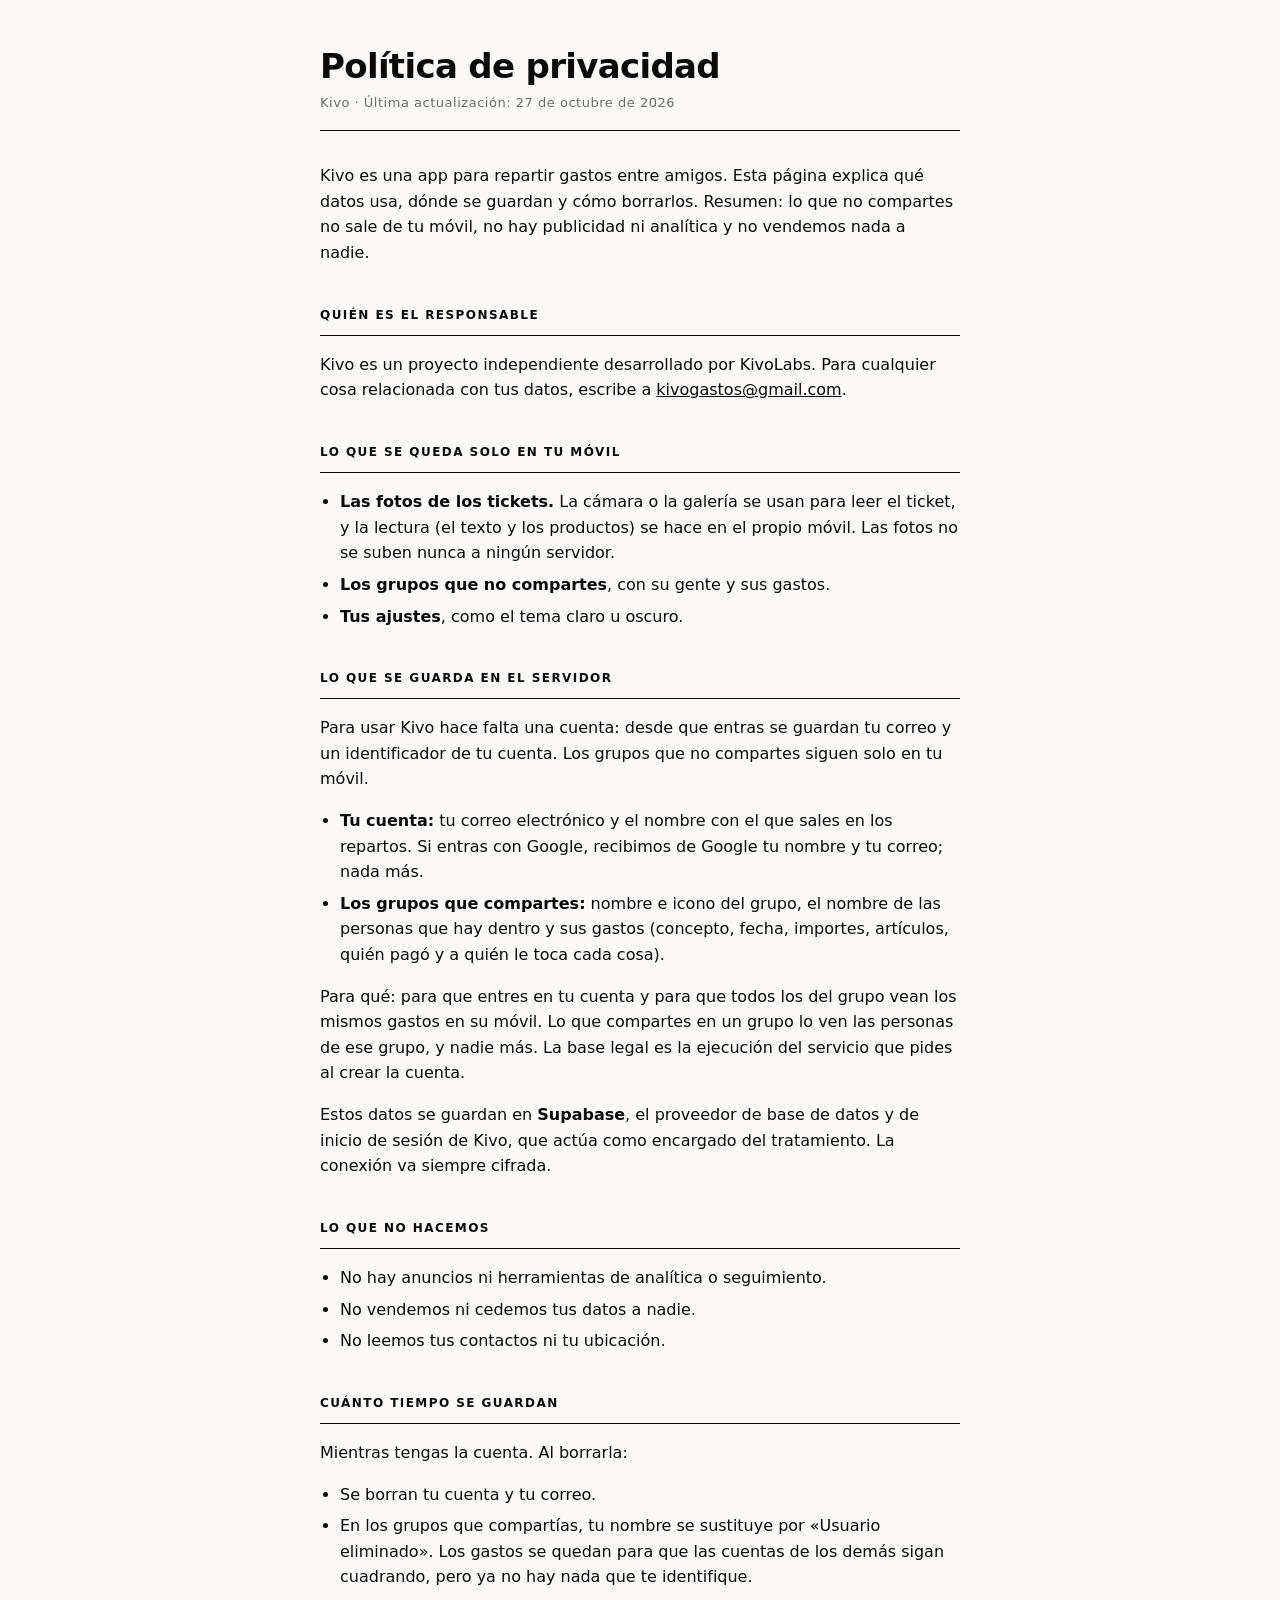
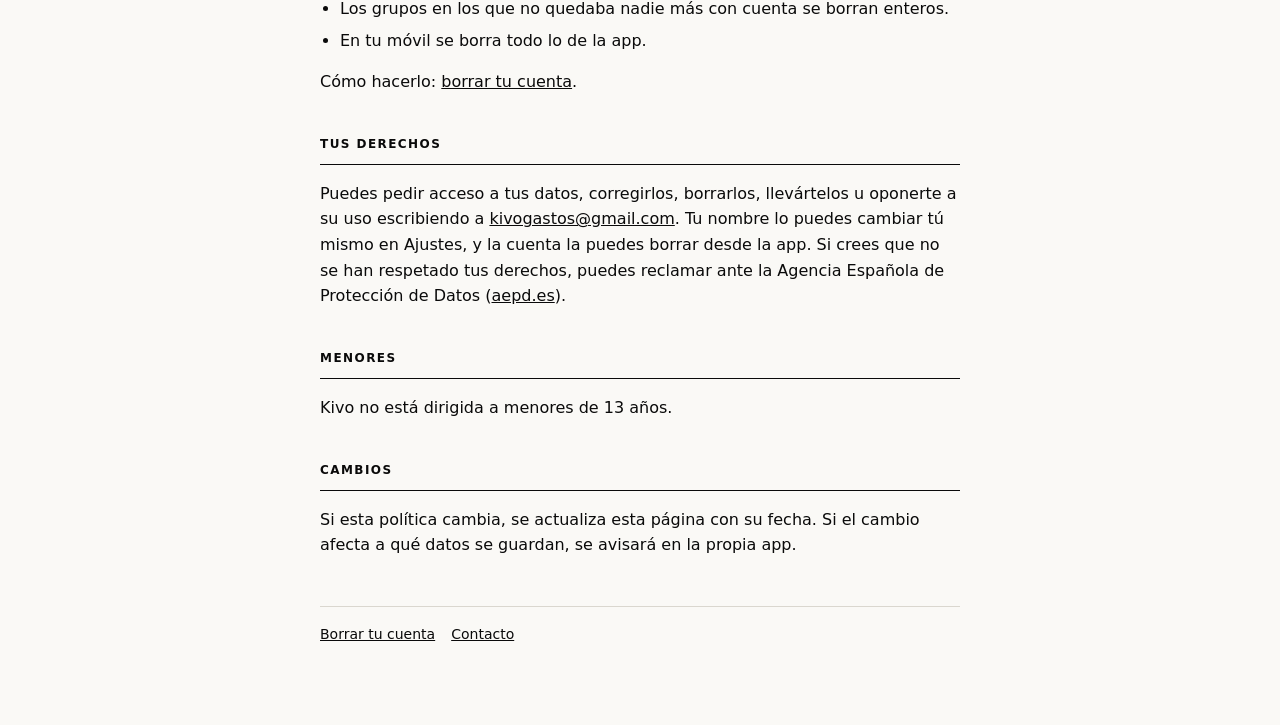
<file: index.html>
<!doctype html>
<html lang="es">
<head>
<meta charset="utf-8">
<meta name="viewport" content="width=device-width, initial-scale=1">
<title>Kivo · Política de privacidad</title>
<link rel="stylesheet" href="estilo.css">
</head>
<body>
<main>
<header>
  <h1>Política de privacidad</h1>
  <div class="meta">Kivo · Última actualización: 27 de octubre de 2026</div>
</header>

<p>Kivo es una app para repartir gastos entre amigos. Esta página explica qué datos usa, dónde
se guardan y cómo borrarlos. Resumen: lo que no compartes no sale de tu móvil, no hay
publicidad ni analítica y no vendemos nada a nadie.</p>

<h2>Quién es el responsable</h2>
<p>Kivo es un proyecto independiente desarrollado por KivoLabs. Para cualquier cosa relacionada con
tus datos, escribe a <a href="mailto:kivogastos@gmail.com">kivogastos@gmail.com</a>.</p>

<h2>Lo que se queda solo en tu móvil</h2>
<ul>
  <li><strong>Las fotos de los tickets.</strong> La cámara o la galería se usan para leer el
    ticket, y la lectura (el texto y los productos) se hace en el propio móvil. Las fotos no
    se suben nunca a ningún servidor.</li>
  <li><strong>Los grupos que no compartes</strong>, con su gente y sus gastos.</li>
  <li><strong>Tus ajustes</strong>, como el tema claro u oscuro.</li>
</ul>

<h2>Lo que se guarda en el servidor</h2>
<p>Para usar Kivo hace falta una cuenta: desde que entras se guardan tu correo y un
identificador de tu cuenta. Los grupos que no compartes siguen solo en tu móvil.</p>
<ul>
  <li><strong>Tu cuenta:</strong> tu correo electrónico y el nombre con el que sales en los
    repartos. Si entras con Google, recibimos de Google tu nombre y tu correo; nada más.</li>
  <li><strong>Los grupos que compartes:</strong> nombre e icono del grupo, el nombre de las
    personas que hay dentro y sus gastos (concepto, fecha, importes, artículos, quién pagó
    y a quién le toca cada cosa).</li>
</ul>
<p>Para qué: para que entres en tu cuenta y para que todos los del grupo vean los mismos
gastos en su móvil. Lo que compartes en un grupo lo ven las personas de ese grupo, y nadie
más. La base legal es la ejecución del servicio que pides al crear la cuenta.</p>
<p>Estos datos se guardan en <strong>Supabase</strong>, el proveedor de base de datos y de
inicio de sesión de Kivo, que actúa como encargado del tratamiento. La conexión va
siempre cifrada.</p>

<h2>Lo que no hacemos</h2>
<ul>
  <li>No hay anuncios ni herramientas de analítica o seguimiento.</li>
  <li>No vendemos ni cedemos tus datos a nadie.</li>
  <li>No leemos tus contactos ni tu ubicación.</li>
</ul>

<h2>Cuánto tiempo se guardan</h2>
<p>Mientras tengas la cuenta. Al borrarla:</p>
<ul>
  <li>Se borran tu cuenta y tu correo.</li>
  <li>En los grupos que compartías, tu nombre se sustituye por «Usuario eliminado». Los gastos
    se quedan para que las cuentas de los demás sigan cuadrando, pero ya no hay nada que
    te identifique.</li>
  <li>Los grupos en los que no quedaba nadie más con cuenta se borran enteros.</li>
  <li>En tu móvil se borra todo lo de la app.</li>
</ul>
<p>Cómo hacerlo: <a href="borrar-cuenta.html">borrar tu cuenta</a>.</p>

<h2>Tus derechos</h2>
<p>Puedes pedir acceso a tus datos, corregirlos, borrarlos, llevártelos u oponerte a su uso
escribiendo a <a href="mailto:kivogastos@gmail.com">kivogastos@gmail.com</a>. Tu nombre lo
puedes cambiar tú mismo en Ajustes, y la cuenta la puedes borrar desde la app. Si crees que
no se han respetado tus derechos, puedes reclamar ante la Agencia Española de Protección de
Datos (<a href="https://www.aepd.es">aepd.es</a>).</p>

<h2>Menores</h2>
<p>Kivo no está dirigida a menores de 13 años.</p>

<h2>Cambios</h2>
<p>Si esta política cambia, se actualiza esta página con su fecha. Si el cambio afecta a
qué datos se guardan, se avisará en la propia app.</p>

<nav><a href="borrar-cuenta.html">Borrar tu cuenta</a><a href="mailto:kivogastos@gmail.com">Contacto</a></nav>
</main>
</body>
</html>
</file>
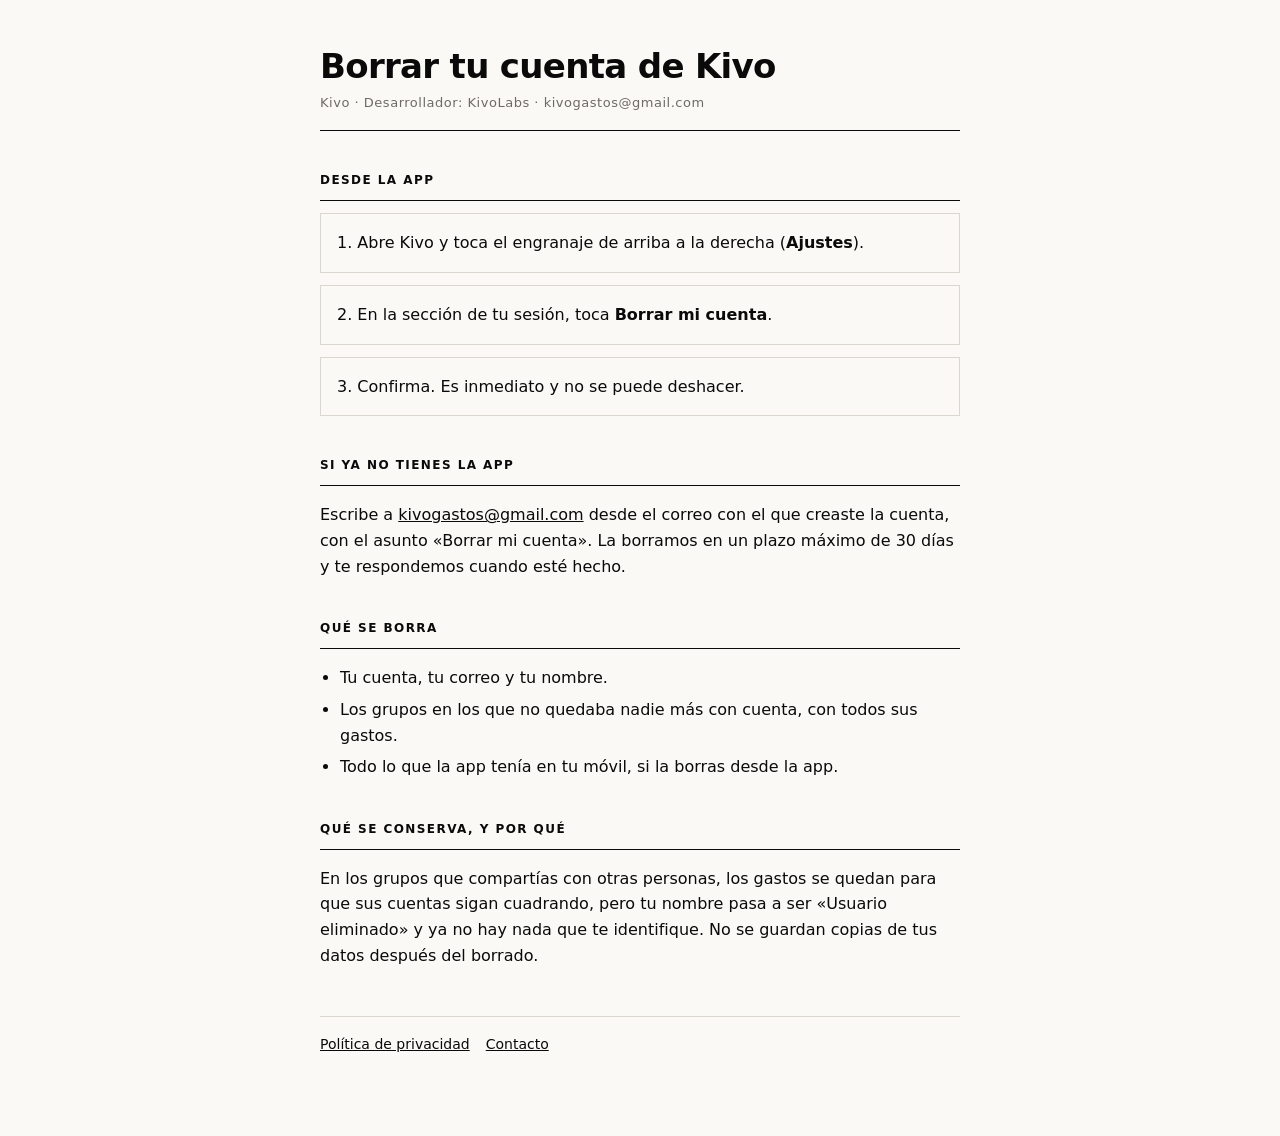
<file: borrar-cuenta.html>
<!doctype html>
<html lang="es">
<head>
<meta charset="utf-8">
<meta name="viewport" content="width=device-width, initial-scale=1">
<title>Kivo · Borrar tu cuenta</title>
<link rel="stylesheet" href="estilo.css">
</head>
<body>
<main>
<header>
  <h1>Borrar tu cuenta de Kivo</h1>
  <div class="meta">Kivo · Desarrollador: KivoLabs · kivogastos@gmail.com</div>
</header>

<h2>Desde la app</h2>
<div class="paso">1. Abre Kivo y toca el engranaje de arriba a la derecha (<strong>Ajustes</strong>).</div>
<div class="paso">2. En la sección de tu sesión, toca <strong>Borrar mi cuenta</strong>.</div>
<div class="paso">3. Confirma. Es inmediato y no se puede deshacer.</div>

<h2>Si ya no tienes la app</h2>
<p>Escribe a <a href="mailto:kivogastos@gmail.com?subject=Borrar%20mi%20cuenta">kivogastos@gmail.com</a>
desde el correo con el que creaste la cuenta, con el asunto «Borrar mi cuenta». La borramos en
un plazo máximo de 30 días y te respondemos cuando esté hecho.</p>

<h2>Qué se borra</h2>
<ul>
  <li>Tu cuenta, tu correo y tu nombre.</li>
  <li>Los grupos en los que no quedaba nadie más con cuenta, con todos sus gastos.</li>
  <li>Todo lo que la app tenía en tu móvil, si la borras desde la app.</li>
</ul>

<h2>Qué se conserva, y por qué</h2>
<p>En los grupos que compartías con otras personas, los gastos se quedan para que sus cuentas
sigan cuadrando, pero tu nombre pasa a ser «Usuario eliminado» y ya no hay nada que te
identifique. No se guardan copias de tus datos después del borrado.</p>

<nav><a href="index.html">Política de privacidad</a><a href="mailto:kivogastos@gmail.com">Contacto</a></nav>
</main>
</body>
</html>
</file>
<file: estilo.css>
:root {
  --papel: #FAF9F6; --tinta: #0A0A0A; --gris: #6E6B64; --linea: #DAD7CF;
}
@media (prefers-color-scheme: dark) {
  :root { --papel: #121211; --tinta: #F2F0EA; --gris: #9A968D; --linea: #34322E; }
}
* { box-sizing: border-box; }
body {
  margin: 0; background: var(--papel); color: var(--tinta);
  font: 16px/1.6 "Plus Jakarta Sans", system-ui, -apple-system, "Segoe UI", sans-serif;
}
main { max-width: 680px; margin: 0 auto; padding: 48px 20px 80px; }
header { border-bottom: 1px solid var(--tinta); padding-bottom: 16px; margin-bottom: 32px; }
h1 { font-size: 34px; line-height: 1.1; font-weight: 800; letter-spacing: -0.02em; margin: 0 0 8px; }
h2 {
  font-size: 12px; letter-spacing: 0.12em; text-transform: uppercase; font-weight: 700;
  margin: 40px 0 12px; padding-bottom: 10px; border-bottom: 1px solid var(--tinta);
}
.meta { color: var(--gris); font-size: 13px; letter-spacing: 0.04em; }
ul { padding-left: 20px; }
li { margin: 6px 0; }
a { color: var(--tinta); overflow-wrap: anywhere; }
nav { margin-top: 48px; padding-top: 16px; border-top: 1px solid var(--linea); font-size: 14px; }
nav a { margin-right: 16px; }
.paso { border: 1px solid var(--linea); padding: 16px; margin: 12px 0; }
</file>
